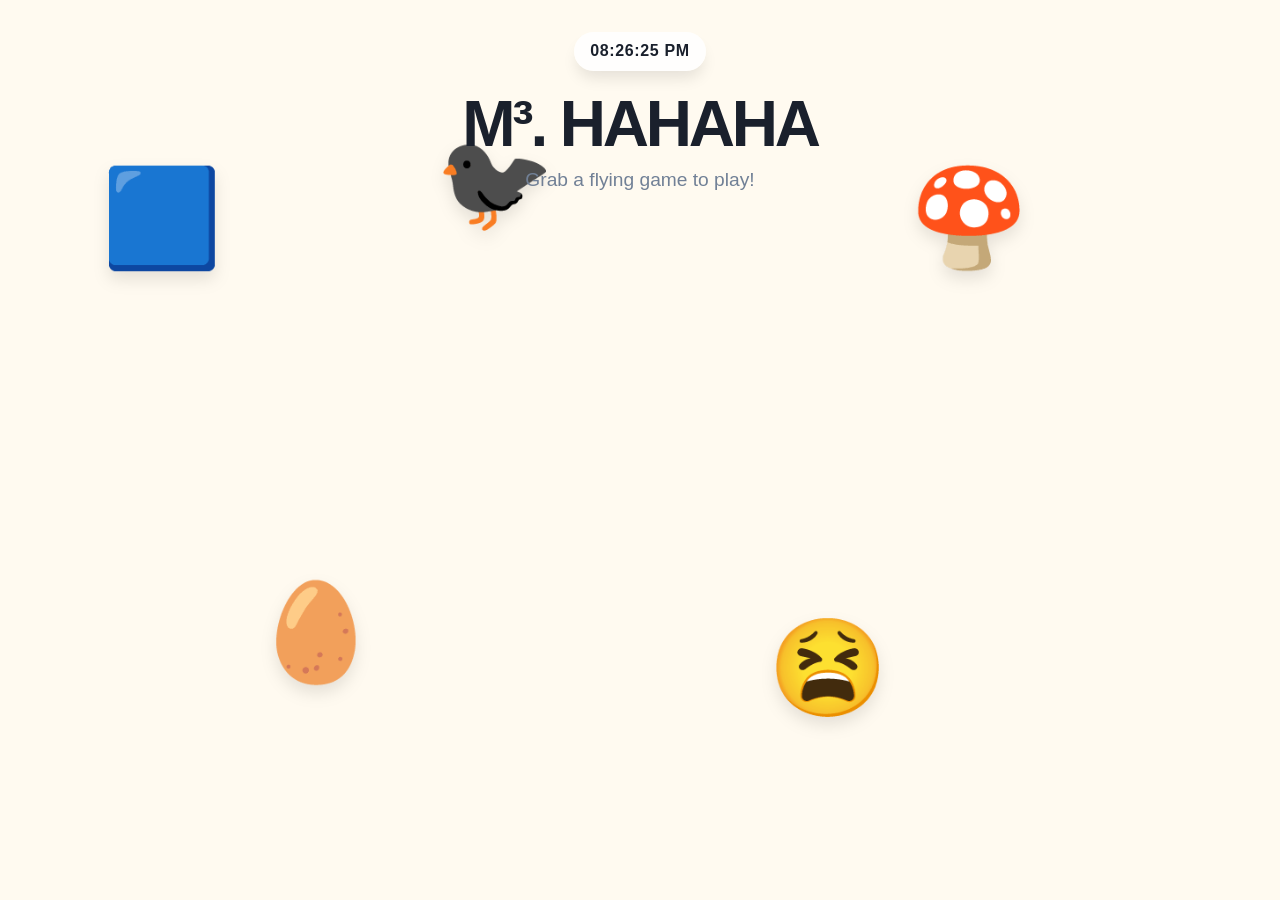
<file: index.html>
<!doctype html>
<html lang="en">
  <head>
    <meta charset="UTF-8">
    <meta name="viewport" content="width=device-width, initial-scale=1.0">
    <title>M³. HAHAHA</title>
    <link rel="stylesheet" href="./style.css">
  </head>
  <body>
    <main class="home-page">
      <button class="home-clock" id="home-clock" type="button" aria-label="Pause floating emoji"></button>
      <h1 class="home-title">M³. HAHAHA</h1>
      <p class="home-subtitle">Grab a flying game to play!</p>

      <section class="game-grid">
        <a class="game-card" href="./shape-sorter/" aria-label="Shape Sorter" title="Shape Sorter" style="--x:8vw;--y:18vh;--float-duration:2.2s;--float-delay:-1.2s;--tilt:-8deg;--dx1:18vw;--dy1:-8vh;--dx2:42vw;--dy2:4vh;--dx3:20vw;--dy3:18vh;--dx4:-10vw;--dy4:10vh;">
          <div class="game-emoji">🟦</div>
        </a>

        <a class="game-card" href="./crow-pitcher/" aria-label="Thirsty Crow" title="Thirsty Crow" style="--x:34vw;--y:14vh;--float-duration:2.4s;--float-delay:-2.1s;--tilt:6deg;--dx1:22vw;--dy1:6vh;--dx2:36vw;--dy2:20vh;--dx3:10vw;--dy3:34vh;--dx4:-16vw;--dy4:18vh;">
          <div class="game-emoji">🐦‍⬛</div>
        </a>

        <a class="game-card" href="./red-riding-hood/" aria-label="Mushroom Delivery" title="Mushroom Delivery" style="--x:71vw;--y:18vh;--float-duration:2.1s;--float-delay:-0.8s;--tilt:9deg;--dx1:12vw;--dy1:8vh;--dx2:-8vw;--dy2:28vh;--dx3:-24vw;--dy3:24vh;--dx4:-6vw;--dy4:-4vh;">
          <div class="game-emoji">🍄</div>
        </a>

        <a class="game-card" href="./cheese-shell/" aria-label="Golden Egg Shell" title="Golden Egg Shell" style="--x:20vw;--y:64vh;--float-duration:2.6s;--float-delay:-1.7s;--tilt:-5deg;--dx1:28vw;--dy1:-10vh;--dx2:54vw;--dy2:-2vh;--dx3:22vw;--dy3:-18vh;--dx4:-8vw;--dy4:-6vh;">
          <div class="game-emoji">🥚</div>
        </a>

        <a class="game-card" href="./panic-tetris/" aria-label="Panic Tetris" title="Panic Tetris" style="--x:60vw;--y:68vh;--float-duration:2.3s;--float-delay:-2.8s;--tilt:4deg;--dx1:-18vw;--dy1:-14vh;--dx2:-2vw;--dy2:-34vh;--dx3:18vw;--dy3:-12vh;--dx4:8vw;--dy4:8vh;">
          <div class="game-emoji">😫</div>
        </a>
      </section>
    </main>
    <script>
      const clockButton = document.getElementById("home-clock");
      const updateClock = () => {
        const now = new Date();
        clockButton.textContent = now.toLocaleTimeString("en-US", { hour: "2-digit", minute: "2-digit", second: "2-digit", hour12: true });
      };
      updateClock();
      setInterval(updateClock, 1000);
      clockButton.addEventListener("click", () => {
        document.body.classList.toggle("is-paused");
      });
    </script>
  </body>
</html>
</file>
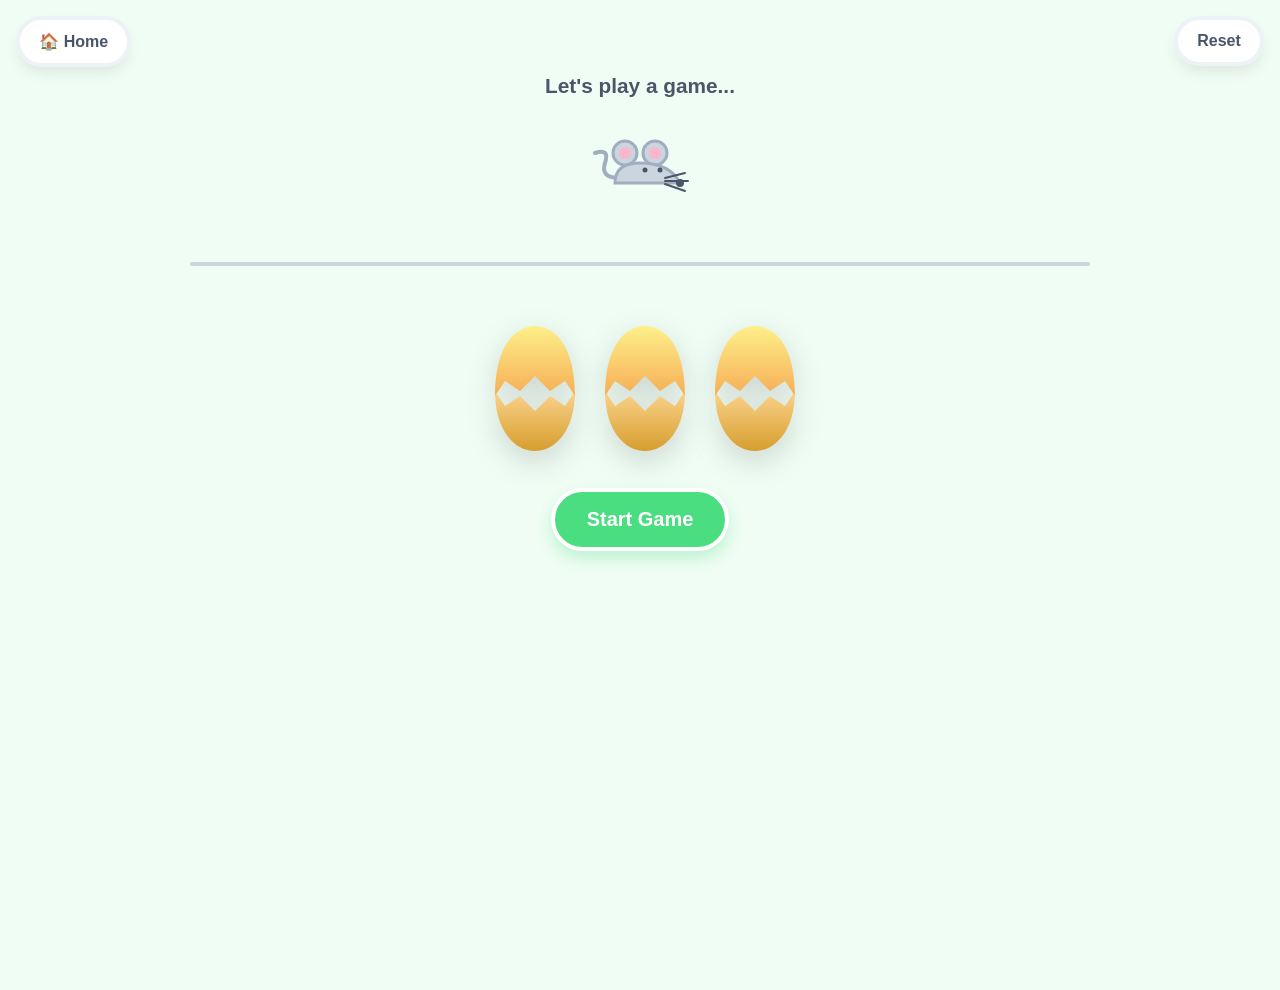
<file: cheese-shell/index.html>
<!doctype html>
<html lang="en">
  <head>
    <meta charset="UTF-8">
    <meta name="viewport" content="width=device-width, initial-scale=1.0">
    <title>Golden Egg Shell</title>
    <link rel="stylesheet" href="./style.css">
  </head>
  <body>
    <main class="game-page">
      <a class="back-link" href="../index.html">🏠 Home</a>
      <button class="reset-btn" id="reset-btn">Reset</button>
      <div class="message-board" id="message-board"></div>
      <div class="mouse-area" id="mouse-area"></div>
      <div class="sniff-meter" id="sniff-meter">&nbsp;</div>
      <div class="table-line"></div>
      <div class="eggs-area" id="eggs-area"></div>
      <button class="start-btn" id="start-btn">Start Game</button>
    </main>
    <script src="./main.js"></script>
  </body>
</html>
</file>
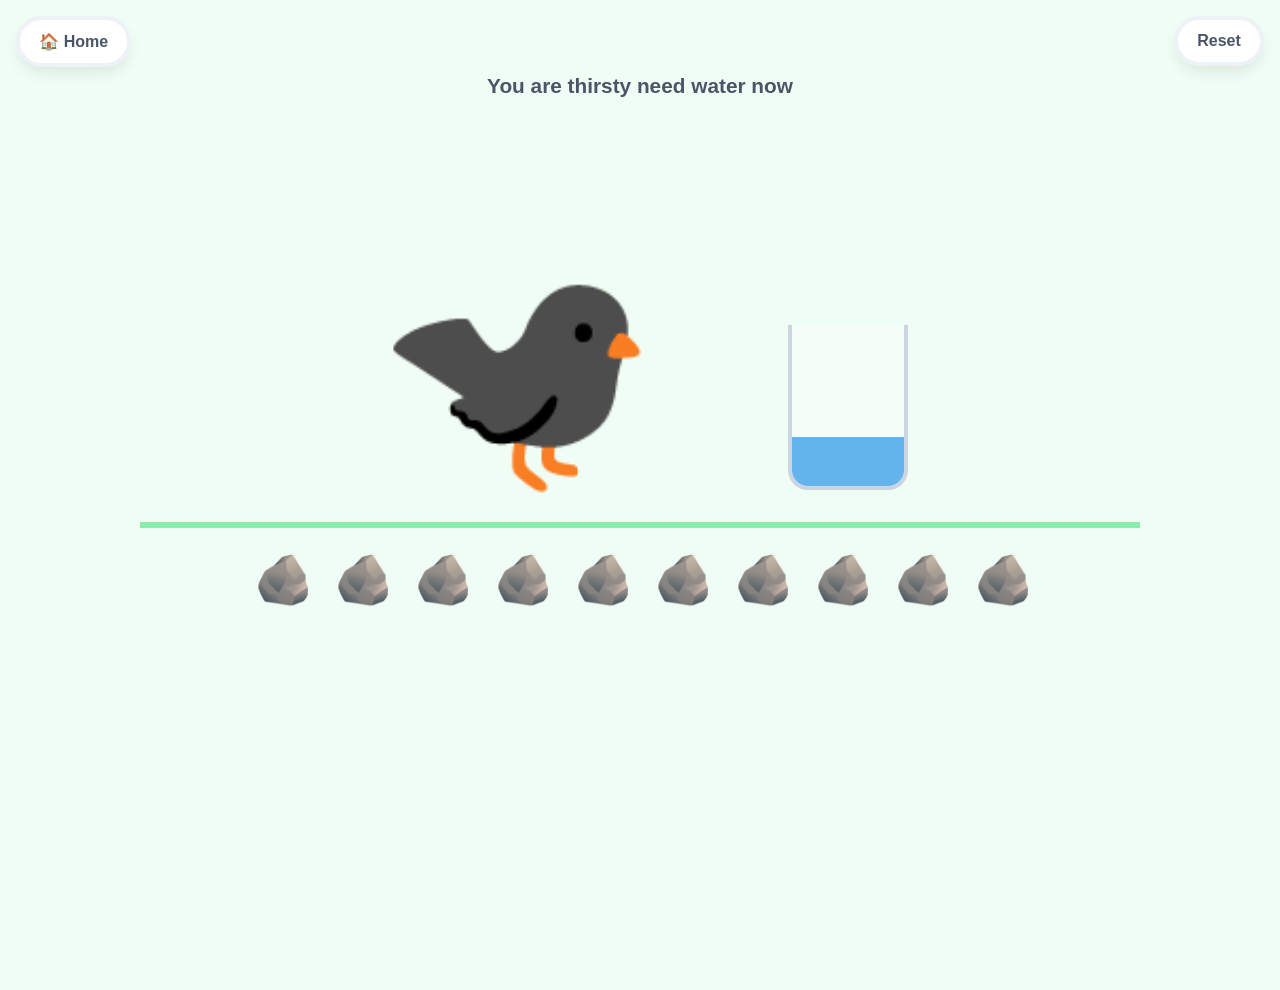
<file: crow-pitcher/index.html>
<!doctype html>
<html lang="en">
  <head>
    <meta charset="UTF-8">
    <meta name="viewport" content="width=device-width, initial-scale=1.0">
    <title>Thirsty Crow</title>
    <link rel="stylesheet" href="./style.css">
  </head>
  <body>
    <main class="game-page">
      <a class="back-link" href="../index.html">🏠 Home</a>
      <button class="reset-btn" id="reset-btn">Reset</button>
      <div class="message-board" id="message-board"></div>

      <section class="scene-area">
        <div class="crow" id="crow-target">🐦‍⬛</div>
        <button class="pitcher" id="pitcher" draggable="true">
          <div class="pitcher-opening"></div>
          <div class="pitcher-body">
            <div class="water" id="water"></div>
            <div class="pitcher-stones" id="pitcher-stones"></div>
          </div>
        </button>
      </section>

      <section class="stones-area" id="stones-area"></section>
    </main>
    <script src="./main.js"></script>
  </body>
</html>
</file>
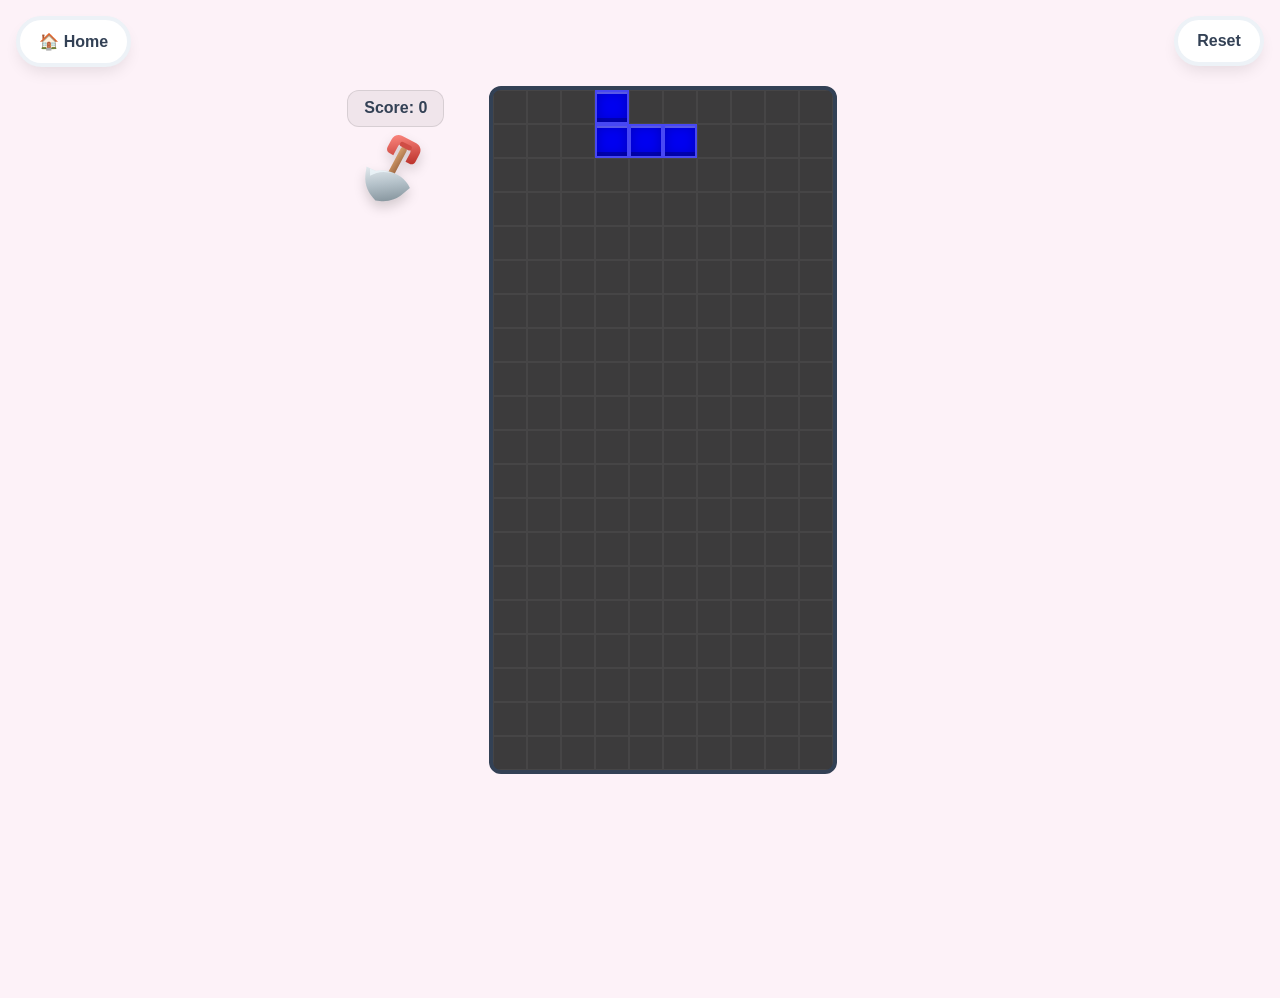
<file: panic-tetris/index.html>
<!doctype html>
<html lang="en">
  <head>
    <meta charset="UTF-8">
    <meta name="viewport" content="width=device-width, initial-scale=1.0">
    <title>Panic Tetris</title>
    <link rel="stylesheet" href="./style.css">
  </head>
  <body>
    <main class="game-page">
      <a class="back-link" href="../index.html">🏠 Home</a>
      <button class="reset-btn" id="reset-btn" type="button">Reset</button>
      <div class="tetris-wrap">
        <div class="tetris-side">
          <div class="stat-box" id="score-box">Score: 0</div>
          <button class="shovel-logo" id="shovel-btn" aria-label="Dig hole" type="button">
            <svg class="shovel-svg" viewBox="0 0 120 150" aria-hidden="true">
              <defs>
                <linearGradient id="handle-grad" x1="0" y1="0" x2="1" y2="1">
                  <stop offset="0%" stop-color="#d8a16d"></stop>
                  <stop offset="100%" stop-color="#9a633f"></stop>
                </linearGradient>
                <linearGradient id="metal-grad" x1="0" y1="0" x2="1" y2="1">
                  <stop offset="0%" stop-color="#f2f7fa"></stop>
                  <stop offset="45%" stop-color="#b5c2ca"></stop>
                  <stop offset="100%" stop-color="#6b7b84"></stop>
                </linearGradient>
                <linearGradient id="grip-grad" x1="0" y1="0" x2="1" y2="1">
                  <stop offset="0%" stop-color="#ff8b83"></stop>
                  <stop offset="100%" stop-color="#b92f28"></stop>
                </linearGradient>
              </defs>
              <g transform="rotate(28 60 75)">
                <rect x="48" y="26" width="13" height="72" rx="6" fill="url(#handle-grad)"></rect>
                <path d="M38 8h33c9 0 16 7 16 16v18c0 5-4 9-9 9h-9V31c0-4-3-7-7-7H48c-4 0-7 3-7 7v20h-9c-5 0-9-4-9-9V24c0-9 7-16 15-16Z" fill="url(#grip-grad)"></path>
                <rect x="42" y="18" width="26" height="10" rx="5" fill="#cf4d45"></rect>
                <path d="M25 96c11-9 25-14 42-14 11 0 21 3 29 8l6 4-7 17c-6 16-19 29-35 35l-8 3-8-3c-17-6-30-20-36-38L4 97l21-1Z" fill="url(#metal-grad)"></path>
                <path d="M50 86c-14 4-23 12-31 24l-7-13 13-1c10-8 22-12 37-12-4 0-8 1-12 2Z" fill="#eef6fb" opacity="0.8"></path>
              </g>
            </svg>
          </button>
        </div>
        <div class="board-wrap">
          <div class="tetris-board" id="board"></div>
          <div class="fallen-layer" id="fallen-layer"></div>
        </div>
      </div>
    </main>
    <script src="./main.js"></script>
  </body>
</html>
</file>
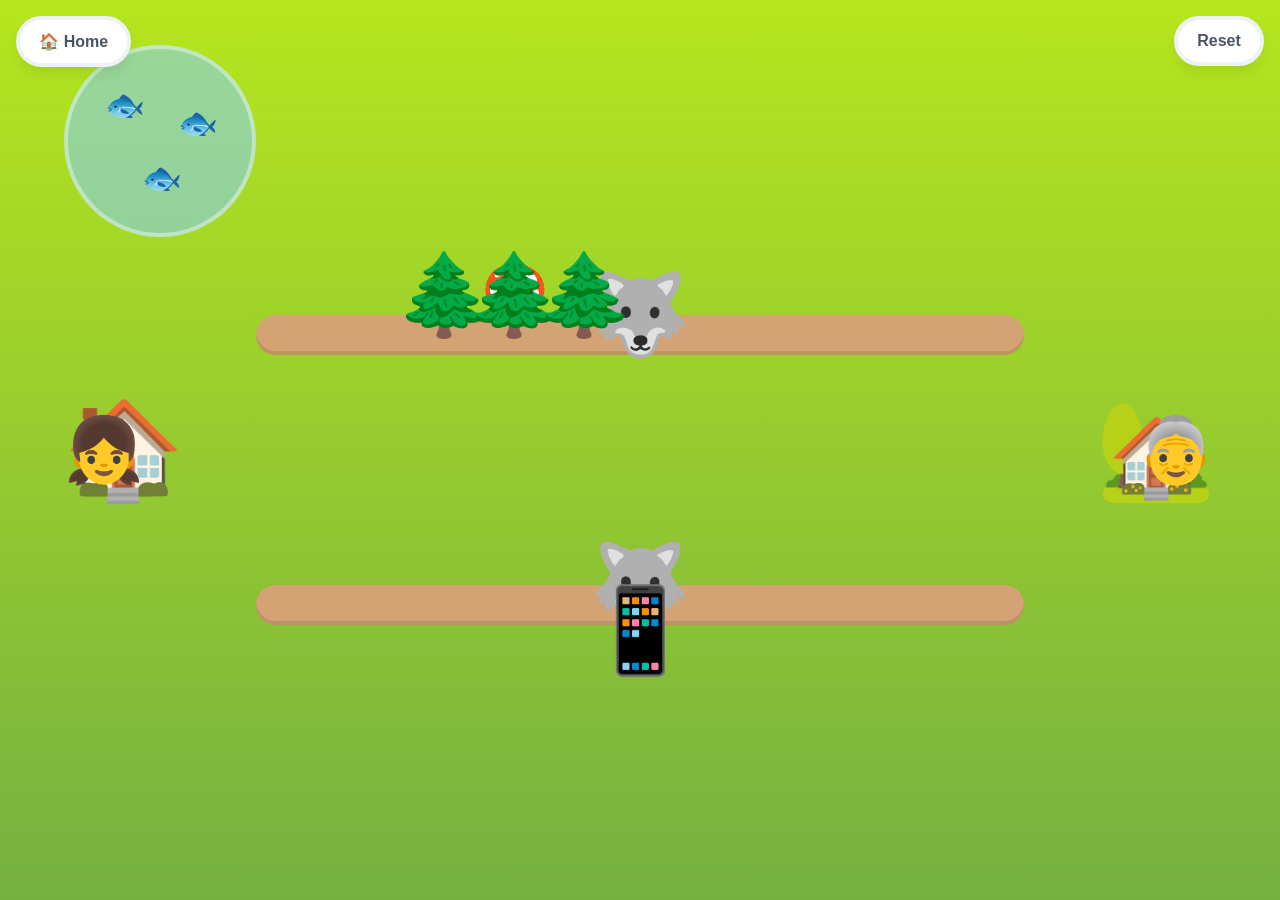
<file: red-riding-hood/index.html>
<!DOCTYPE html>
<html lang="en">
  <head>
    <meta charset="UTF-8" />
    <meta name="viewport" content="width=device-width, initial-scale=1.0" />
    <title>Little Red Riding Hood</title>
    <link rel="stylesheet" href="../style.css">
    <link rel="stylesheet" href="./style.css">
  </head>
  <body>
    <div id="game-container">
      <a href="../index.html" class="nav-btn home-btn" title="Back to Home">🏠 Home</a>
      <button id="reset-btn" class="nav-btn reset-btn" type="button">Reset</button>
      
      <!-- Mom Dialog Overlay -->
      <div class="phone-container hidden" id="phone-container">
        <div class="dialog" id="mom-dialog">
          <div>👩</div>
          <div><b>Grandma has no mashrooms, send some to her house!</b></div>
          <button id="close-dialog">OK</button>
        </div>
      </div>

      <div class="phone-container hidden" id="win-dialog-container">
        <div class="dialog" id="win-dialog">
          <div>👵</div>
          <div><b>Grandma has plenty of mushrooms now!</b></div>
          <button id="close-win-dialog">OK</button>
        </div>
      </div>

      <!-- Left / Start Area -->
      <div class="pond" id="pond">
        💧
        <div class="fish" id="fish1">🐟</div>
        <div class="fish" id="fish2">🐟</div>
        <div class="fish" id="fish3">🐟</div>
      </div>
      <div class="house" id="red-house">🏠</div>
      
      <div class="phone-wrapper center-phone vibrate" id="phone-wrapper">
        <div class="phone" id="phone">📱</div>
      </div>

      <div class="character draggable" id="red-riding-hood" draggable="false">👧</div>
      
      <!-- Middle Roads -->
      <div class="road top-road" id="top-road">
        <div class="forest" id="forest">
          <div class="tree">🌲</div>
          <div class="tree">🌲</div>
          <div class="tree">🌲</div>
          <div class="hidden-mushroom" id="hidden-mushroom">🍄</div>
        </div>
        <div class="wolf" id="top-wolf">🐺</div>
      </div>
      
      <div class="road bottom-road" id="bottom-road">
        <div class="wolf" id="bottom-wolf">🐺</div>
      </div>
      
      <!-- Right / End Area -->
      <div class="house" id="grandma-house">🏡</div>
      <div class="character" id="grandma">👵</div>
      
    </div>
    <script src="./main.js" type="module"></script>
  </body>
</html>
</file>
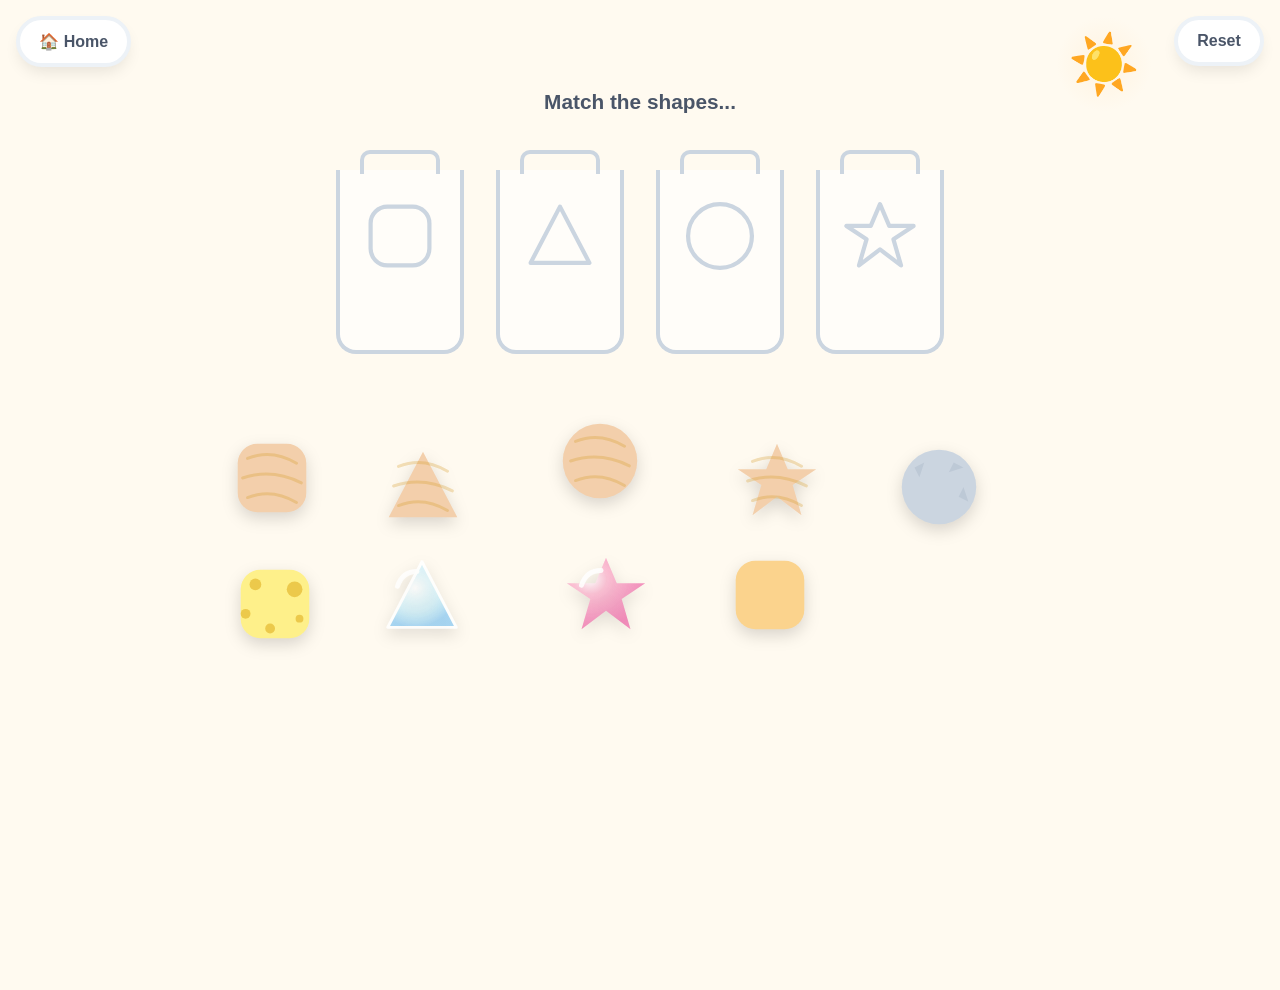
<file: shape-sorter/index.html>
<!doctype html>
<html lang="en">
  <head>
    <meta charset="UTF-8">
    <meta name="viewport" content="width=device-width, initial-scale=1.0">
    <title>Shape Sorter</title>
    <link rel="stylesheet" href="./style.css">
  </head>
  <body>
    <main class="game-page">
      <a class="back-link" href="../index.html">🏠 Home</a>
      <button class="reset-btn" id="reset-btn">Reset</button>
      <div class="sun-area" id="sun-area">☀️</div>
      <div class="message-board" id="message-board">Match the shapes...</div>
      <section class="bottles-area" id="bottles-area"></section>
      <section class="blocks-area" id="blocks-area"></section>
    </main>
    <script src="./main.js"></script>
  </body>
</html>
</file>
<file: style.css>
:root {
  --bg: #fffaf0;
  --text: #4a5568;
  --title: #1a202c;
  --shadow: 0 10px 15px -3px rgba(0, 0, 0, 0.1);
  --shadow-lg: 0 15px 25px -5px rgba(0, 0, 0, 0.12);
}

* {
  box-sizing: border-box;
}

body {
  margin: 0;
  min-height: 100vh;
  font-family: "Inter", "Segoe UI", sans-serif;
  background: var(--bg);
  color: var(--text);
  overflow: hidden;
}

a {
  color: inherit;
  text-decoration: none;
}

.home-page {
  position: relative;
  max-width: none;
  margin: 0;
  padding: 2rem 1.25rem 0;
  min-height: 100vh;
  text-align: center;
  overflow: hidden;
}

.home-clock {
  position: relative;
  z-index: 3;
  margin: 0 0 1rem;
  padding: 0.65rem 1rem;
  border: 0;
  border-radius: 999px;
  background: rgba(255, 255, 255, 0.82);
  box-shadow: var(--shadow);
  color: var(--title);
  font: inherit;
  font-weight: 800;
  letter-spacing: 0.04em;
  cursor: pointer;
}

.home-title {
  position: relative;
  z-index: 2;
  margin: 0 0 0.5rem;
  font-size: clamp(3rem, 6vw, 4rem);
  font-weight: 800;
  color: var(--title);
  letter-spacing: -0.05em;
}

.home-subtitle {
  position: relative;
  z-index: 2;
  margin: 0 0 3rem;
  font-size: 1.2rem;
  color: #718096;
}

.game-grid {
  position: absolute;
  inset: 0;
  overflow: hidden;
}

.game-card {
  position: absolute;
  left: var(--x);
  top: var(--y);
  display: grid;
  place-items: center;
  width: auto;
  height: auto;
  align-items: center;
  justify-content: center;
  padding: 0;
  border: 0;
  border-radius: 0;
  box-shadow: none;
  color: #2d3748;
  background: transparent;
  z-index: 1;
  transition: transform 0.25s cubic-bezier(0.175, 0.885, 0.32, 1.275), box-shadow 0.25s ease;
  animation: bubble-float var(--float-duration) linear infinite;
  animation-delay: var(--float-delay);
}

.game-card::after {
  display: none;
}

.game-card:hover {
  transform: translateY(-10px) scale(1.08) rotate(0deg);
}

.game-emoji {
  font-size: 6rem;
  filter: drop-shadow(0 8px 8px rgba(0, 0, 0, 0.1));
}

body.is-paused .game-card {
  animation-play-state: paused;
}

@keyframes bubble-float {
  0% {
    transform: translate(0, 0) rotate(var(--tilt));
  }
  20% {
    transform: translate(var(--dx1), var(--dy1)) rotate(calc(var(--tilt) + 8deg));
  }
  40% {
    transform: translate(var(--dx2), var(--dy2)) rotate(calc(var(--tilt) - 6deg));
  }
  60% {
    transform: translate(var(--dx3), var(--dy3)) rotate(calc(var(--tilt) + 3deg));
  }
  80% {
    transform: translate(var(--dx4), var(--dy4)) rotate(calc(var(--tilt) - 9deg));
  }
  100% {
    transform: translate(0, 0) rotate(var(--tilt));
  }
}

@media (max-width: 760px) {
  .home-page {
    min-height: 100vh;
    padding-bottom: 2rem;
  }

  .home-clock {
    margin-bottom: 0.75rem;
  }

  .game-grid {
    min-height: auto;
    display: grid;
    grid-template-columns: repeat(2, minmax(120px, 1fr));
    gap: 1.2rem;
    justify-items: center;
  }

  .game-card {
    position: relative;
    left: auto;
    top: auto;
  }

  .game-emoji {
    font-size: 4.8rem;
  }
}
</file>
<file: cheese-shell/style.css>
body {
  margin: 0;
  font-family: "Inter", "Segoe UI", sans-serif;
  background: #f0fdf4;
  color: #4a5568;
  overflow: hidden;
}

button {
  font: inherit;
}

.game-page {
  min-height: 100vh;
  padding: 4.6rem 1rem 1rem;
}

.back-link,
.reset-btn {
  position: absolute;
  top: 1rem;
  padding: 0.75rem 1.2rem;
  border-radius: 30px;
  border: 4px solid #edf2f7;
  background: #fff;
  box-shadow: 0 8px 16px -4px rgba(0, 0, 0, 0.1);
  text-decoration: none;
  color: inherit;
  font-weight: 800;
}

.back-link { left: 1rem; }
.reset-btn { right: 1rem; cursor: pointer; }

.message-board,
.sniff-meter {
  text-align: center;
  font-size: 1.3rem;
  font-weight: 700;
}

.sniff-meter {
  min-height: 1.5rem;
  color: #f56565;
}

.mouse-area {
  display: flex;
  justify-content: center;
  min-height: 100px;
  margin-top: 1.25rem;
}

.mouse-dragger {
  display: inline-block;
  width: 100px;
  height: 80px;
  flex: 0 0 100px;
  cursor: grab;
  touch-action: none;
  position: relative;
  z-index: 20;
}

.table-line {
  width: min(900px, 80%);
  height: 4px;
  margin: 1.25rem auto 0;
  border-radius: 999px;
  background: #cbd5e0;
}

.eggs-area {
  position: relative;
  width: 420px;
  max-width: 100%;
  height: 180px;
  margin: 1.25rem auto 0;
}

.egg {
  position: absolute;
  left: 50%;
  top: 20px;
  width: 110px;
  height: 145px;
  border: 0;
  padding: 0;
  background: transparent;
  cursor: pointer;
  filter: drop-shadow(0 10px 15px rgba(0, 0, 0, 0.15));
  transition: transform 0.45s cubic-bezier(0.175, 0.885, 0.32, 1.275);
}

.egg:hover {
  filter: drop-shadow(0 18px 24px rgba(0, 0, 0, 0.22)) brightness(1.04);
  transform: translateY(-6px) scale(1.03);
}

.egg-bottom,
.egg-top {
  position: absolute;
  left: 0;
  width: 100%;
}

.egg-bottom {
  bottom: 0;
  height: 60px;
}

.egg-top {
  bottom: 55px;
  height: 70px;
  transition: transform 0.35s cubic-bezier(0.175, 0.885, 0.32, 1.275);
}

.egg.open .egg-top {
  transform: translate(-10px, -60px) rotate(-15deg);
}

.egg.loading .egg-top {
  transform: translate(-10px, -52px) rotate(-12deg);
}

.cheese-piece {
  position: absolute;
  left: 50%;
  bottom: 10px;
  transform: translate(-50%, 0);
  opacity: 0;
  transition: opacity 0.2s ease, transform 0.45s ease;
  z-index: 1;
}

.cheese-piece.visible {
  opacity: 1;
}

.cheese-piece.dropping {
  transform: translate(-50%, -62px);
  animation: cheese-drop 0.85s cubic-bezier(0.2, 0.8, 0.25, 1) forwards;
}

@keyframes cheese-drop {
  0% {
    opacity: 1;
    transform: translate(-50%, -62px);
  }
  70% {
    opacity: 1;
    transform: translate(-50%, 8px);
  }
  100% {
    opacity: 1;
    transform: translate(-50%, 0);
  }
}

.start-btn {
  display: block;
  margin: 1.4rem auto 0;
  padding: 16px 32px;
  border: 4px solid #fff;
  border-radius: 40px;
  background: #4ade80;
  color: #fff;
  box-shadow: 0 8px 15px rgba(74, 222, 128, 0.3);
  font-size: 20px;
  font-weight: 700;
  cursor: pointer;
}
</file>
<file: crow-pitcher/style.css>
body {
  margin: 0;
  font-family: "Inter", "Segoe UI", sans-serif;
  background: #f0fdf4;
  color: #4a5568;
  overflow: hidden;
}

button {
  font: inherit;
}

.game-page {
  min-height: 100vh;
  padding: 4.6rem 1rem 1rem;
}

.back-link,
.reset-btn {
  position: absolute;
  top: 1rem;
  padding: 0.75rem 1.2rem;
  border-radius: 30px;
  border: 4px solid #edf2f7;
  background: #fff;
  box-shadow: 0 8px 16px -4px rgba(0, 0, 0, 0.1);
  text-decoration: none;
  color: inherit;
  font-weight: 800;
}

.back-link { left: 1rem; }
.reset-btn { right: 1rem; cursor: pointer; }

.message-board {
  text-align: center;
  font-size: 1.3rem;
  font-weight: 700;
}

.scene-area {
  display: flex;
  justify-content: center;
  align-items: flex-end;
  gap: clamp(2rem, 10vw, 8rem);
  min-height: min(360px, calc(100vh - 250px));
  width: min(1000px, 100%);
  margin: 2rem auto 0;
  padding-bottom: 2rem;
  border-bottom: 6px solid #86efac;
}

.crow {
  font-size: clamp(8rem, 18vw, 15rem);
  line-height: 1;
  transform: scaleX(-1);
  cursor: pointer;
}

.pitcher {
  position: relative;
  width: 120px;
  height: 180px;
  border: 0;
  background: transparent;
  cursor: pointer;
  touch-action: none;
  transform-origin: 50% 85%;
}

.pitcher-opening {
  display: none;
}

.pitcher-body {
  position: absolute;
  top: 15px;
  left: 0;
  right: 0;
  bottom: 0;
  overflow: hidden;
  border: 4px solid #cbd5e1;
  border-top: 0;
  border-radius: 0 0 20px 20px;
  background: rgba(255, 255, 255, 0.4);
}

.water {
  position: absolute;
  left: 0;
  right: 0;
  bottom: 0;
  background: #63b3ed;
  transition: height 0.35s ease;
}

.pitcher-stones {
  position: absolute;
  inset: auto 0 0 0;
  height: 100%;
}

.dropped-stone {
  position: absolute;
  font-size: 1.4rem;
}

.stones-area {
  display: flex;
  flex-wrap: wrap;
  justify-content: center;
  gap: 1rem;
  margin-top: 1.25rem;
}

.stone {
  width: 64px;
  height: 64px;
  display: grid;
  place-items: center;
  border: 0;
  background: transparent;
  box-shadow: none;
  font-size: 3rem;
  cursor: pointer;
  touch-action: none;
}
</file>
<file: panic-tetris/style.css>
body {
  margin: 0;
  font-family: "Inter", "Segoe UI", sans-serif;
  background: #fdf2f8;
  color: #334155;
  overflow: hidden;
}

button {
  font: inherit;
}

.game-page {
  min-height: 100vh;
  padding: 0;
  overflow: hidden;
}

.back-link,
.reset-btn {
  position: absolute;
  top: 1rem;
  padding: 0.75rem 1.2rem;
  border-radius: 30px;
  border: 4px solid #edf2f7;
  background: #fff;
  box-shadow: 0 8px 16px -4px rgba(0, 0, 0, 0.1);
  text-decoration: none;
  color: inherit;
  font-weight: 800;
  z-index: 25;
}

.back-link { left: 1rem; }
.reset-btn { right: 1rem; cursor: pointer; }

.tetris-wrap {
  display: flex;
  flex-direction: row;
  align-items: flex-start;
  justify-content: center;
  gap: 1.4rem;
  min-height: 100vh;
  padding: 5.4rem 1rem 0.75rem;
}

.tetris-side {
  display: flex;
  flex-direction: column;
  align-items: center;
  justify-content: flex-start;
  gap: 0.55rem;
  width: 110px;
  margin-right: 1rem;
  padding-top: 0.2rem;
}

.stat-box {
  padding: 0.55rem 1rem;
  border: 1px solid rgba(0, 0, 0, 0.1);
  border-radius: 0.75rem;
  background: rgba(0, 0, 0, 0.05);
  font-weight: 800;
  text-align: center;
}

.shovel-logo,
.control-btn {
  display: grid;
  place-items: center;
  border: 0;
  cursor: pointer;
}

.shovel-logo {
  width: 74px;
  height: 74px;
  margin-top: -0.2rem;
  padding: 0;
  border-radius: 0;
  background: transparent;
  box-shadow: none;
  touch-action: none;
}

.shovel-svg {
  width: 74px;
  height: 74px;
  overflow: visible;
  filter: drop-shadow(0 6px 6px rgba(0, 0, 0, 0.16));
}

.board-wrap {
  --cell-size: 34px;
  position: relative;
  width: 340px;
  height: 680px;
  margin-right: 110px;
  overflow: visible;
}

.tetris-board {
  position: relative;
  width: 340px;
  height: 680px;
  display: grid;
  grid-template-columns: repeat(10, 1fr);
  grid-template-rows: repeat(20, 1fr);
  overflow: hidden;
  border: 4px solid #334155;
  border-radius: 12px;
  background: rgba(0, 0, 0, 0.8);
}

.fallen-layer {
  position: absolute;
  inset: 0;
  pointer-events: none;
  overflow: visible;
  z-index: 30;
}

.cell,
.active-cell,
.fallen-block {
  width: var(--cell-size);
  height: var(--cell-size);
  box-sizing: border-box;
}

.cell {
  border: 1px solid rgba(255, 255, 255, 0.05);
}

.active-cell {
  position: absolute;
  border: 2px solid rgba(255, 255, 255, 0.28);
  box-shadow:
    inset 0 2px 0 rgba(255, 255, 255, 0.35),
    inset 0 -4px 0 rgba(0, 0, 0, 0.22),
    inset 0 0 12px rgba(0, 0, 0, 0.22);
}

.fallen-block {
  position: absolute;
  border: 2px solid rgba(255, 255, 255, 0.28);
  box-shadow:
    inset 0 2px 0 rgba(255, 255, 255, 0.35),
    inset 0 -4px 0 rgba(0, 0, 0, 0.22),
    inset 0 0 12px rgba(0, 0, 0, 0.22);
}

.spill-cell {
  z-index: 30;
}

.cell.falling-down {
  animation: fallToHole 1.5s forwards cubic-bezier(0.55, 0.085, 0.68, 0.53);
}

.game-over,
.charge-indicator,
.slap-hand,
.cheat-indicator,
.giant-hole {
  position: absolute;
  z-index: 15;
}

.game-over {
  top: 40%;
  left: 50%;
  transform: translate(-50%, -50%);
  padding: 1rem 2rem;
  border-radius: 1rem;
  background: #ef4444;
  color: #fff;
  line-height: 1.35;
  text-align: center;
  white-space: nowrap;
}

.charge-indicator {
  width: 60px;
  height: 60px;
  border: 4px solid #fff;
  border-radius: 50%;
  transform: translate(-50%, -50%);
  animation: pulse-charge 0.5s infinite;
}

.slap-hand {
  transform: translate(-50%, -50%);
  font-size: 4rem;
}

.cheat-indicator {
  top: -34px;
  left: 50%;
  transform: translateX(-50%);
  color: #fbbf24;
  font-size: 0.85rem;
  font-weight: 800;
}

.giant-hole {
  bottom: -34px;
  left: 50%;
  transform: translateX(-50%);
  font-size: 8rem;
}

.dragging-shovel {
  position: fixed;
  z-index: 40;
  transform: translate(-50%, -50%);
}

@media (max-height: 860px) {
  .tetris-wrap {
    gap: 0.6rem;
    padding: 5.1rem 0 0.65rem;
  }

  .tetris-side {
    width: 104px;
    margin-right: 0.75rem;
  }

  .tetris-board {
    width: 290px;
    height: 580px;
  }

  .board-wrap {
    --cell-size: 29px;
    width: 290px;
    height: 580px;
  }
}

@media (max-height: 720px) {
  .tetris-wrap {
    gap: 0.8rem;
    padding: 4.8rem 0.6rem 0.5rem;
  }

  .tetris-side {
    width: 92px;
    gap: 0.8rem;
    margin-right: 0.6rem;
  }

  .stat-box {
    padding: 0.45rem 0.8rem;
    font-size: 0.92rem;
  }

  .tetris-board {
    width: 240px;
    height: 480px;
  }

  .board-wrap {
    --cell-size: 24px;
    width: 240px;
    height: 480px;
    margin-right: 92px;
  }

  .shovel-logo {
    width: 62px;
    height: 62px;
  }

  .shovel-svg {
    width: 62px;
    height: 62px;
  }
}

@keyframes pulse-charge {
  0% { transform: translate(-50%, -50%) scale(0.5); opacity: 0.5; }
  100% { transform: translate(-50%, -50%) scale(1.5); opacity: 0; }
}

@keyframes fallToHole {
  0% { transform: translateY(0) rotate(0deg); opacity: 1; }
  100% { transform: translateY(700px) scale(0.1) rotate(180deg); opacity: 0; }
}
</file>
<file: red-riding-hood/style.css>
@import "../style.css";

body {
  background: linear-gradient(180deg, #b5e61d 0%, #76b041 100%);
  overflow: hidden;
}

#game-container {
  width: 100vw;
  height: 100vh;
  margin: 0;
  background: transparent;
  border-radius: 0;
  box-shadow: none;
  display: flex;
  position: relative;
  overflow: hidden;
  user-select: none;
}

/* Landscape Elements */
.pond {
  position: absolute;
  top: 5%;
  left: 5%;
  width: 15vw;
  height: 15vw;
  background: rgba(135, 206, 235, 0.6);
  border-radius: 50%;
  border: 4px solid rgba(255, 255, 255, 0.4);
  font-size: 0; /* hide raw text */
  color: transparent;
  z-index: 1;
}

.fish {
  position: absolute;
  font-size: 2rem;
  animation: swim 3s infinite alternate ease-in-out;
  color: initial;
}

#fish1 { animation-delay: 0s; top: 20%; left: 20%; }
#fish2 { animation-delay: 1s; top: 60%; left: 40%; }
#fish3 { animation-delay: 2s; top: 30%; left: 60%; }

@keyframes swim {
  from { transform: translate(-10px, -5px) rotate(-15deg); }
  to { transform: translate(10px, 5px) rotate(15deg); }
}

.house {
  position: absolute;
  font-size: 6rem;
  z-index: 5;
}

#red-house {
  top: 50%;
  left: 5%;
  transform: translateY(-50%);
}

#grandma-house {
  top: 50%;
  right: 5%;
  transform: translateY(-50%);
}

.character {
  position: absolute;
  font-size: 4rem;
  z-index: 10;
  transition: transform 0.2s;
  display: flex;
  justify-content: center;
  align-items: center;
}

#red-riding-hood {
  top: 50%;
  left: 5%;
  transform: translateY(-50%);
  cursor: grab;
  touch-action: none;
}

#red-riding-hood:active {
  cursor: grabbing;
  transform: translateY(-50%) scale(1.1);
}

#grandma {
  top: 50%;
  right: 5%;
  transform: translateY(-50%);
  cursor: grab;
  touch-action: none;
}

#grandma:active {
  cursor: grabbing;
  transform: translateY(-50%) scale(1.1);
}

/* Dialog & Phone */
.phone-container {
  position: absolute;
  top: 50%;
  left: 50%;
  transform: translate(-50%, -50%);
  z-index: 50;
}

.phone-wrapper {
  position: absolute;
  top: 50%;
  left: 1.8%;
  transform: translateY(-50%) scale(0.88);
  z-index: 60;
  transition: all 1s cubic-bezier(0.175, 0.885, 0.32, 1.275);
}

.center-phone {
  top: 70% !important; /* move below dialog */
  left: 50% !important;
  transform: translate(-50%, -50%) scale(1.5) !important;
}

.vibrate {
  animation: vibratePhone 0.1s infinite;
}

@keyframes vibratePhone {
  0% { transform: translate(-50%, 50%) scale(1.5) rotate(-5deg); }
  50% { transform: translate(-50%, 50%) scale(1.5) rotate(5deg); }
  100% { transform: translate(-50%, 50%) scale(1.5) rotate(-5deg); }
}

.dialog {
  background: rgba(255, 255, 255, 0.95);
  padding: 20px;
  border-radius: 15px;
  box-shadow: 0 10px 25px rgba(0,0,0,0.5);
  text-align: center;
  font-size: 1.5rem;
  font-weight: bold;
  color: #333;
  width: 350px;
  transform-origin: center center;
  animation: popIn 0.5s cubic-bezier(0.175, 0.885, 0.32, 1.275);
}

.dialog button {
  margin-top: 15px;
  padding: 10px 30px;
  background: #ff6b6b;
  color: white;
  border: none;
  border-radius: 20px;
  font-size: 1.2rem;
  cursor: pointer;
  font-weight: bold;
  transition: background 0.2s;
}

.dialog button:hover {
  background: #ff5252;
}

.phone {
  font-size: 3.5rem;
  cursor: pointer;
  transition: transform 0.2s;
  text-align: center;
}

.phone:hover {
  transform: scale(1.1) rotate(-10deg);
}

.hidden {
  display: none !important;
}

@keyframes popIn {
  from { opacity: 0; transform: scale(0.72); }
  to { opacity: 1; transform: scale(1); }
}

/* Roads */
.road {
  position: absolute;
  left: 20%;
  width: 60%;
  height: 40px;
  background: #d4a373;
  border-radius: 20px;
  box-shadow: inset 0 -4px 0 rgba(0,0,0,0.1);
  display: flex;
  align-items: center;
  z-index: 2;
}

.top-road {
  top: 35%;
}

.bottom-road {
  top: 65%;
}

.wolf {
  font-size: 5rem;
  position: absolute;
  left: 50%;
  transform: translateX(-50%) translateY(-20px);
  animation: bounceWolf 2s infinite alternate ease-in-out;
}

@keyframes bounceWolf {
  from { transform: translateX(-50%) translateY(-25px); }
  to { transform: translateX(-50%) translateY(-10px); }
}

.forest {
  position: absolute;
  left: 20%; /* towards the left of the top road */
  transform: translateY(-40px);
  display: flex;
  font-size: 5rem;
  cursor: pointer;
  z-index: 5;
}

.tree {
  margin: 0 -15px;
  transition: transform 0.5s, opacity 0.5s;
}

.tree.parted {
  transform: translateX(-60px) rotate(-20deg);
  opacity: 1; /* Kept solid so mushroom squad can hide behind them */
}

.tree:last-child.parted {
  transform: translateX(60px) rotate(20deg);
}

.hidden-mushroom {
  position: absolute;
  left: 50%;
  top: 50%;
  transform: translate(-50%, -50%);
  font-size: 3.5rem;
  z-index: -1;
  transition: transform 0.3s cubic-bezier(0.175, 0.885, 0.32, 1.275);
}

.forest.revealed .hidden-mushroom {
  transform: translate(-50%, -50%) scale(1.4);
  z-index: 10;
}

/* Generated characters styling */
.entity-animated {
  position: absolute;
  font-size: 4rem;
  z-index: 100;
  transition: all 4s linear;
  pointer-events: none;
  display: flex;
}

.squad-member {
  margin: 0 -5px;
  animation: bob 0.5s infinite alternate;
}

.mushroom-squad {
  gap: 8px;
}

.mushroom-leader {
  position: relative;
  font-size: 3.4rem;
}

.mini-mushroom {
  font-size: 2.2rem;
  margin-left: -10px;
}

.mushroom-body {
  display: inline-block;
}

.mushroom-eyes {
  position: absolute;
  top: -0.34em;
  left: 0.31em;
  font-size: 0.52em;
  line-height: 1;
}

.win-burst {
  display: inline-block;
  font-size: 3rem;
  white-space: nowrap;
  transform: translateY(52px);
}

@keyframes bob {
  from { transform: translateY(0); }
  to { transform: translateY(-10px); }
}

.plane-rider {
  position: relative;
  display: inline-block;
}

.plane-icon {
  font-size: 4rem;
}

.rider-icon {
  position: absolute;
  font-size: 2rem;
  top: -15px;
  left: 20px;
}

.nav-btn {
  position: absolute;
  top: 1rem;
  padding: 0.75rem 1.2rem;
  background: white;
  border: 4px solid #edf2f7;
  border-radius: 30px;
  display: flex;
  align-items: center;
  justify-content: center;
  gap: 0.35rem;
  text-decoration: none;
  color: #4a5568;
  font-size: 1rem;
  font-weight: 800;
  box-shadow: 0 8px 16px -4px rgba(0,0,0,0.1);
  z-index: 1000;
  transition: transform 0.3s cubic-bezier(0.175, 0.885, 0.32, 1.275), box-shadow 0.3s;
}

.home-btn {
  left: 1rem;
}

.reset-btn {
  right: 1rem;
  cursor: pointer;
}

.nav-btn:hover {
  box-shadow: 0 8px 16px -4px rgba(0,0,0,0.1);
}

.nav-btn:active {
  transform: scale(0.95);
}
</file>
<file: shape-sorter/style.css>
body {
  margin: 0;
  font-family: "Inter", "Segoe UI", sans-serif;
  background: #fffaf0;
  color: #4a5568;
  overflow: hidden;
}

button {
  font: inherit;
}

.game-page {
  position: relative;
  min-height: 100vh;
  padding: 4.6rem 1.25rem 1rem;
  overflow: hidden;
}

.back-link,
.reset-btn {
  position: absolute;
  top: 1rem;
  padding: 0.75rem 1.2rem;
  border-radius: 30px;
  border: 4px solid #edf2f7;
  background: #fff;
  box-shadow: 0 8px 16px -4px rgba(0, 0, 0, 0.1);
  text-decoration: none;
  color: inherit;
  font-weight: 800;
}

.back-link { left: 1rem; }
.reset-btn { right: 1rem; cursor: pointer; }

.sun-area {
  position: absolute;
  top: 1rem;
  right: 8rem;
  display: grid;
  place-items: center;
  width: 96px;
  height: 96px;
  border-radius: 50%;
  font-size: 3.6rem;
  background: radial-gradient(circle, #fff3e0 0%, rgba(255, 243, 224, 0) 70%);
  cursor: pointer;
}

.message-board {
  min-height: 3rem;
  margin-top: 1rem;
  text-align: center;
  font-size: 1.3rem;
  font-weight: 700;
}

.bottles-area {
  display: flex;
  flex-wrap: wrap;
  justify-content: center;
  gap: 2rem;
  margin-top: 2rem;
}

.bottle {
  position: relative;
  width: 120px;
  height: 180px;
  border: 4px solid #cbd5e0;
  border-top: 0;
  border-radius: 0 0 20px 20px;
  background: rgba(255, 255, 255, 0.6);
  cursor: pointer;
}

.bottle::before {
  content: "";
  position: absolute;
  top: -20px;
  left: 20px;
  right: 20px;
  height: 20px;
  border: 4px solid #cbd5e0;
  border-bottom: 0;
  border-radius: 10px 10px 0 0;
}

.bottle-hole {
  position: absolute;
  top: 24px;
  left: 50%;
  width: 84px;
  height: 84px;
  transform: translateX(-50%);
}

.bottle-label {
  display: none;
}

.bottle.broken {
  border-color: #fc8181;
  border-style: dashed;
  transform: rotate(-5deg);
}

.bottle.broken::after {
  content: "💥";
  position: absolute;
  inset: 50% auto auto 50%;
  transform: translate(-50%, -50%);
  font-size: 3rem;
  opacity: 0.7;
}

.placed-stack {
  position: absolute;
  left: 8px;
  right: 8px;
  bottom: 6px;
  height: 70px;
}

.mini-block,
.mini-bottle {
  width: 52px;
  height: 52px;
}

.blocks-area {
  position: relative;
  width: min(920px, 100%);
  min-height: min(360px, calc(100vh - 330px));
  margin: 1.25rem auto 0;
  overflow: visible;
}

.shape-item {
  position: absolute;
  width: 110px;
  height: 132px;
  border: 0;
  background: transparent;
  cursor: pointer;
  filter: drop-shadow(0 6px 8px rgba(0, 0, 0, 0.15));
  touch-action: none;
  transform-origin: 50% 78%;
  transition: transform 0.18s ease, filter 0.18s ease;
  will-change: left, top, transform;
}

.shape-item.dragging {
  cursor: grabbing;
  filter: drop-shadow(0 12px 18px rgba(0, 0, 0, 0.18));
  transition: none;
}

.shape-hint {
  display: none;
}

svg.shape-svg {
  width: 100%;
  height: 100%;
  overflow: visible;
}

.shape-item.squished {
  width: 110px;
  height: 92px;
}

.shape-item.melted {
  width: 116px;
  height: 96px;
}

.shape-item.broken svg.shape-svg {
  filter: saturate(0.9);
}

.shatter-effect {
  position: absolute;
  width: 48px;
  height: 48px;
  pointer-events: none;
}

.shatter-effect span {
  position: absolute;
  left: 50%;
  top: 50%;
  width: 18px;
  height: 3px;
  border-radius: 999px;
  background: rgba(255, 255, 255, 0.95);
  box-shadow: 0 0 6px rgba(144, 205, 244, 0.85);
  transform-origin: 0 50%;
  animation: shatter-burst 0.45s ease-out forwards;
}

.shatter-effect span:nth-child(1) { transform: rotate(10deg); }
.shatter-effect span:nth-child(2) { transform: rotate(65deg); }
.shatter-effect span:nth-child(3) { transform: rotate(120deg); }
.shatter-effect span:nth-child(4) { transform: rotate(180deg); }
.shatter-effect span:nth-child(5) { transform: rotate(235deg); }
.shatter-effect span:nth-child(6) { transform: rotate(300deg); }

@keyframes shatter-burst {
  0% {
    opacity: 1;
    transform: translate(0, 0) scale(0.4);
  }
  100% {
    opacity: 0;
    transform: translate(14px, -6px) scale(1.2);
  }
}
</file>
